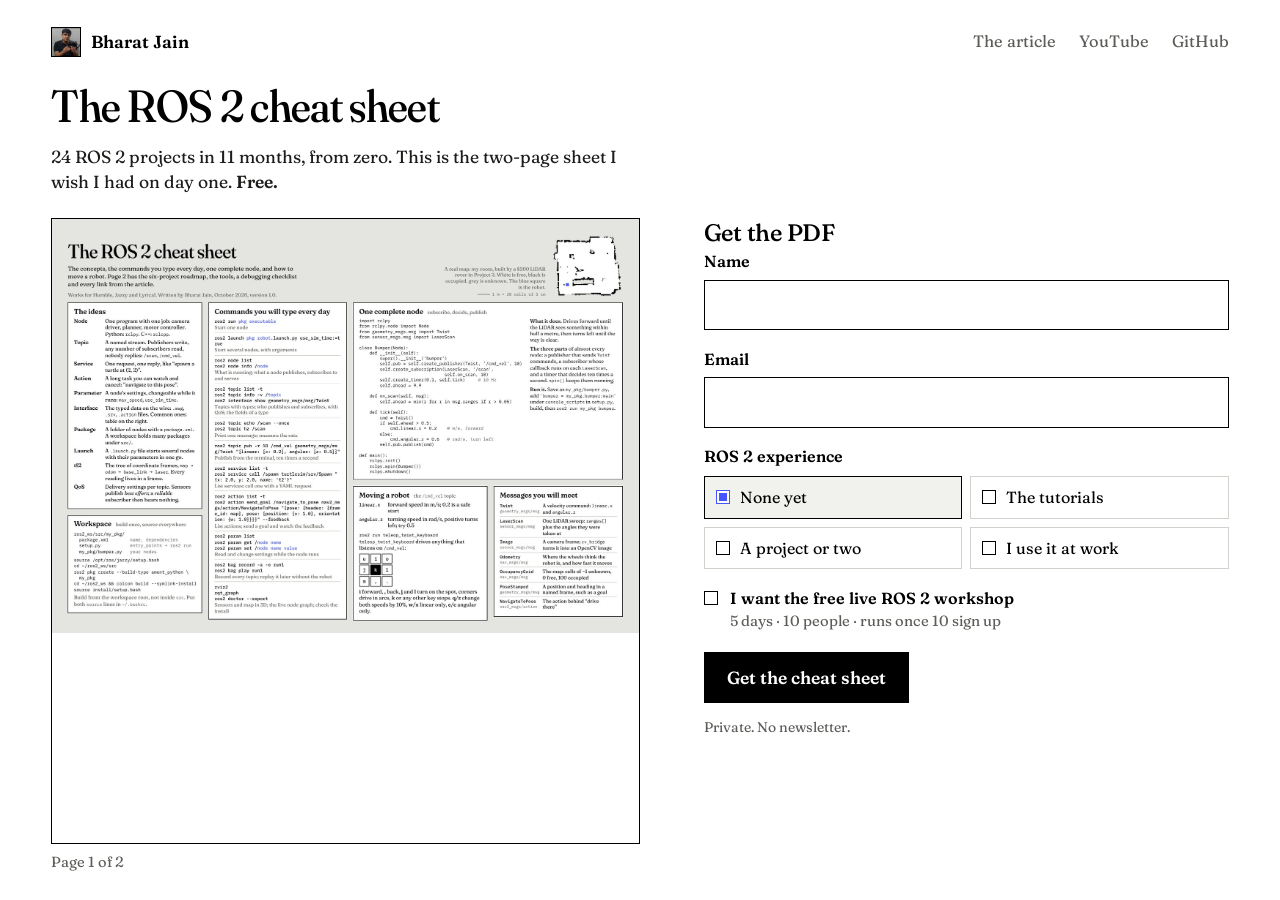
<file: index.html>
<!doctype html>
<html lang="en">
<head>
<meta charset="utf-8">
<meta name="viewport" content="width=device-width, initial-scale=1">
<title>The ROS 2 cheat sheet</title>
<meta name="description" content="A two-page, printable ROS 2 cheat sheet by Bharat Jain: the ideas, the everyday commands, one complete node, how to move a robot, the six-project roadmap and every link from the article. Free. Leave your name and email, download it straight away, and tick a box if you want to hear about the free live workshop.">
<meta property="og:title" content="The ROS 2 cheat sheet">
<meta property="og:description" content="Two printable pages with everything you need to start building robots with ROS 2. Free, by Bharat Jain.">
<meta property="og:image" content="https://ros2-projects-landing.vercel.app/assets/cheatsheet-p1.jpg">
<meta property="og:type" content="website">
<meta name="twitter:card" content="summary_large_image">
<meta name="theme-color" content="#ffffff">
<link rel="icon" href="data:image/svg+xml,%3Csvg xmlns='http://www.w3.org/2000/svg' viewBox='0 0 16 16'%3E%3Crect width='16' height='16' fill='%234556ff'/%3E%3C/svg%3E">
<link rel="preload" href="fonts/Fraunces.woff" as="font" type="font/woff" crossorigin>
<link rel="stylesheet" href="styles.css">
</head>
<body>

<main class="screen">
  <header class="top">
    <a class="who" href="https://x.com/BharatJain8873" data-link="x">
      <img src="assets/bharat.jpg" alt="" width="32" height="32">
      <span>Bharat Jain</span>
    </a>
    <nav aria-label="Links">
      <a href="https://x.com/BharatJain8873" data-link="article">The article</a>
      <a href="https://www.youtube.com/" data-link="youtube">YouTube</a>
      <a href="https://github.com/itsbharatj" data-link="github">GitHub</a>
    </nav>
  </header>

  <section class="say">
    <h1>The ROS 2 cheat sheet</h1>
    <p class="lead">24 ROS&nbsp;2 projects in 11 months, from zero. This is the two-page sheet I wish I had on day one. <b>Free.</b></p>

    <figure class="sheet">
      <a href="assets/cheatsheet-p1.jpg" target="_blank" rel="noopener" title="Open page 1 at full size">
        <img src="assets/cheatsheet-p1.jpg" alt="Page one of the cheat sheet: the ideas, the everyday commands, one complete node, moving a robot, and the messages you will meet." width="1600" height="1131">
      </a>
      <figcaption>Page 1 of 2</figcaption>
    </figure>
  </section>

  <section class="ask" aria-live="polite">
    <form id="signup" novalidate>
      <h2>Get the PDF</h2>

      <label class="field">
        <span class="label">Name</span>
        <input name="name" type="text" autocomplete="name" required maxlength="80">
      </label>

      <label class="field">
        <span class="label">Email</span>
        <input name="email" type="email" autocomplete="email" inputmode="email" required maxlength="254">
      </label>

      <fieldset class="field">
        <legend class="label">ROS&nbsp;2 experience</legend>
        <div class="choices">
          <label><input type="radio" name="experience" value="new" checked><span>None yet</span></label>
          <label><input type="radio" name="experience" value="tutorials"><span>The tutorials</span></label>
          <label><input type="radio" name="experience" value="project"><span>A project or two</span></label>
          <label><input type="radio" name="experience" value="work"><span>I use it at work</span></label>
        </div>
      </fieldset>

      <label class="check">
        <input type="checkbox" name="workshop" value="yes">
        <span><b>I want the free live ROS&nbsp;2 workshop</b><small class="sub">5 days · 10 people · runs once 10 sign up</small></span>
      </label>

      <!-- bots fill this in; people never see it -->
      <div class="hp" aria-hidden="true"><label>Website <input name="website" type="text" tabindex="-1" autocomplete="off"></label></div>

      <p class="error" id="form-error" role="alert" hidden></p>
      <button type="submit" id="submit">Get the cheat sheet</button>
      <p class="fine">Private. No newsletter.</p>
    </form>

    <div id="done" class="done" hidden tabindex="-1">
      <h2 id="done-title">Thanks. Here is your sheet.</h2>
      <p id="done-note"></p>
      <a id="download" class="button" href="assets/ros2-cheatsheet.pdf" download="ros2-cheatsheet.pdf">Download the PDF</a>
      <p class="fine" id="done-fine"></p>
    </div>
  </section>
</main>

<script src="config.js"></script>
<script src="app.js"></script>
</body>
</html>
</file>
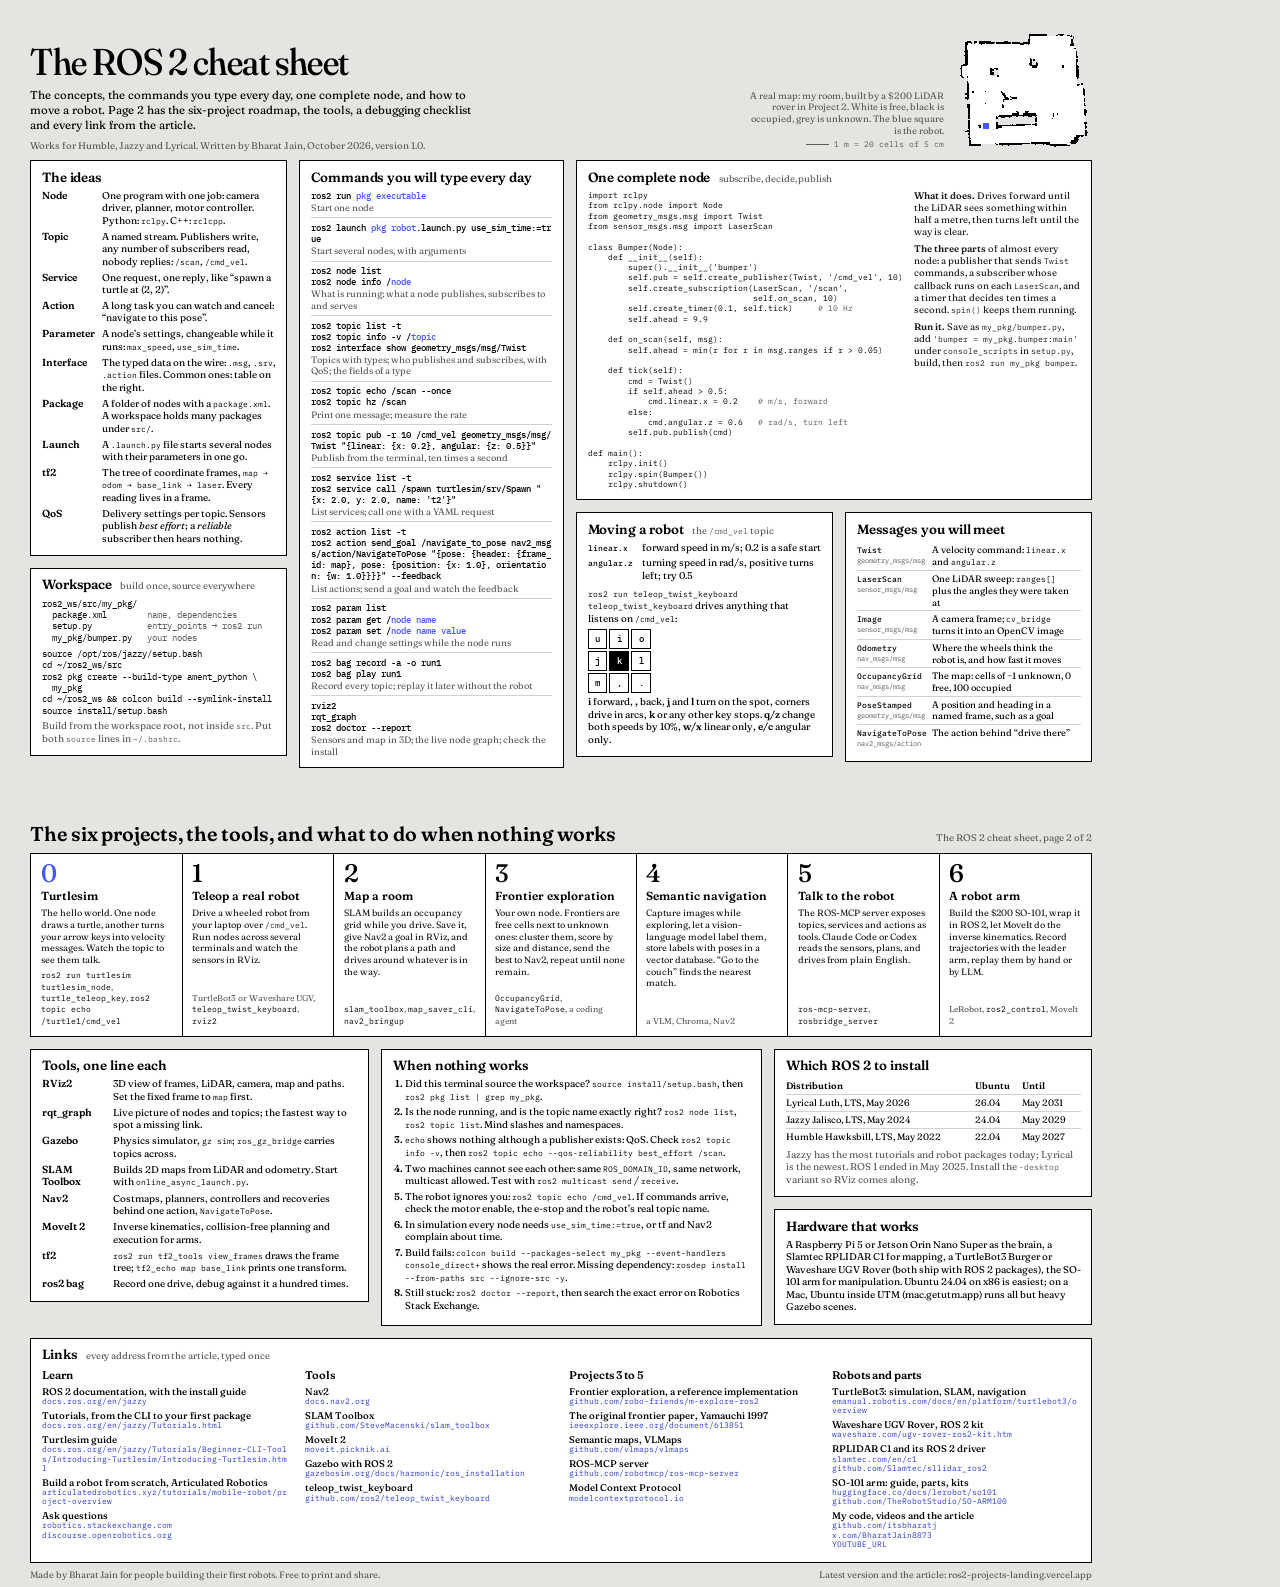
<file: cheatsheet/cheatsheet.html>
<!doctype html>
<html lang="en">
<head>
<meta charset="utf-8">
<title>The ROS 2 cheat sheet</title>
<style>
@font-face{font-family:"Fraunces";src:url(../fonts/Fraunces.ttf) format("truetype");font-weight:100 900;font-style:normal;font-display:block}
@font-face{font-family:"Fraunces";src:url(../fonts/Fraunces-Italic.ttf) format("truetype");font-weight:100 900;font-style:italic;font-display:block}
@font-face{font-family:"Plex Mono";src:url(../fonts/IBMPlexMono-Regular.ttf) format("truetype");font-weight:400}
@font-face{font-family:"Plex Mono";src:url(../fonts/IBMPlexMono-Medium.ttf) format("truetype");font-weight:500}
@font-face{font-family:"Plex Mono";src:url(../fonts/IBMPlexMono-SemiBold.ttf) format("truetype");font-weight:600}

:root{
  --field:#e4e4e1;   /* unknown space */
  --paper:#ffffff;   /* free space */
  --ink:#000000;     /* occupied */
  --mute:#5c5c58;
  --rule:#d2d2cd;
  --blue:#4556ff;    /* turtlesim's background colour, RGB 69 86 255 */
  --blue-deep:#2d3bd1;
}
@page{size:A4 landscape;margin:0}
*{box-sizing:border-box;margin:0;padding:0;min-width:0}
html,body{background:var(--field)}
body{font-family:"Fraunces",Georgia,serif;font-optical-sizing:auto;color:var(--ink);font-size:7.45pt;line-height:1.26;-webkit-font-smoothing:antialiased;font-feature-settings:"lnum" 1}
.page{width:297mm;height:210mm;padding:8mm 8mm 6mm;position:relative;overflow:hidden;break-after:page;background:var(--field);display:flex;flex-direction:column}
.page:last-child{break-after:auto}
code,.mono,pre{font-family:"Plex Mono",ui-monospace,Menlo,monospace;font-size:6.3pt;line-height:1.33;font-weight:400}
pre{white-space:pre;overflow:hidden}
b,strong{font-weight:600}
em{font-style:italic}
.ph{color:var(--blue)}          /* a placeholder you replace */
.c{color:var(--mute)}           /* comment / aside */
a{color:var(--blue);text-decoration:none}

/* ---- masthead: the one bold element is a real map ---- */
.mast{display:grid;grid-template-columns:1fr auto;column-gap:8mm;align-items:end;height:32mm;margin-bottom:2.4mm}
h1{font-size:28pt;line-height:.96;font-weight:500;letter-spacing:-.012em;font-variation-settings:"opsz" 144}
.mast .intro{font-size:8.6pt;line-height:1.3;margin-top:2.2mm;font-variation-settings:"opsz" 11;max-width:118mm}
.mast .meta{margin-top:1.6mm;font-size:7.3pt;color:var(--mute)}
.mapbox{display:flex;align-items:flex-end;justify-content:flex-end;column-gap:3.2mm;height:32mm}
.mapbox img{display:block;height:32mm;width:auto;image-rendering:pixelated;image-rendering:crisp-edges}
.mapbox .cap{font-size:7pt;line-height:1.25;color:var(--mute);text-align:right;max-width:52mm;padding-bottom:.3mm}
.mapbox .cap .scale{display:block;margin-top:1.1mm;font-family:"Plex Mono";font-size:5.8pt}
.mapbox .cap .bar{display:inline-block;width:6.2mm;height:0;border-top:.5pt solid var(--mute);vertical-align:middle;margin-right:1.2mm;position:relative;top:-.15mm}

/* ---- panels: white rooms on the grey field, walls 0.5pt ---- */
.cols{display:grid;grid-template-columns:68mm 70mm 1fr;column-gap:3.2mm;align-items:start;flex:1 1 auto}
.col{display:flex;flex-direction:column;row-gap:3.2mm}
.panel{background:var(--paper);border:.5pt solid var(--ink);padding:2.2mm 2.8mm 2.6mm}
.panel h2{font-size:10pt;line-height:1.1;font-weight:600;letter-spacing:-.005em;margin-bottom:1.5mm;font-variation-settings:"opsz" 14}
.panel h2 small{font-weight:400;color:var(--mute);font-size:7.2pt;margin-left:1.4mm}
.panel p{margin-bottom:1mm}
.panel p:last-child{margin-bottom:0}

.defs{display:grid;grid-template-columns:14mm 1fr;column-gap:1.8mm;row-gap:.95mm}
.defs dt{font-weight:600;font-size:7.7pt;line-height:1.25}
.defs dd{line-height:1.25}
.defs code{font-size:6.3pt}

/* command list */
.cmd .r{padding:.95mm 0 1.05mm;border-bottom:.4pt solid var(--rule)}
.cmd .r:first-child{padding-top:0}
.cmd .r:last-child{border-bottom:0;padding-bottom:0}
.cmd code{display:block;font-weight:500;font-size:6.4pt;line-height:1.3;word-break:break-all}
.cmd .d{display:block;font-size:7pt;line-height:1.22;color:var(--mute);margin-top:.3mm}

/* the node */
.node{display:grid;grid-template-columns:1fr 44mm;column-gap:3.5mm}
pre.code{font-size:6.2pt;line-height:1.25}
pre.code .k{color:var(--mute)}
.notes p{font-size:7.2pt;line-height:1.27;margin-bottom:1.2mm;color:#1c1c1a}
pre.tree{font-size:6.4pt;line-height:1.34}

/* twin panels under the node */
.twin{display:grid;grid-template-columns:1.04fr 1fr;column-gap:3.2mm;align-items:start}
.keys{display:grid;grid-template-columns:repeat(3,5.2mm);gap:.6mm;margin:1mm 0 1mm}
.keys b{display:block;height:5.2mm;border:.5pt solid var(--ink);text-align:center;line-height:5mm;font-family:"Plex Mono";font-weight:500;font-size:7pt;background:var(--paper)}
.keys b.k{background:var(--ink);color:#fff}
.kv{display:grid;grid-template-columns:auto 1fr;column-gap:2.5mm;row-gap:.7mm;align-items:baseline}
.kv code{font-weight:500}
table{border-collapse:collapse;width:100%}
td,th{text-align:left;vertical-align:top;padding:.55mm 1.5mm .55mm 0;border-bottom:.4pt solid var(--rule);font-size:7pt;line-height:1.24}
th{font-weight:600}
tr:last-child td{border-bottom:0}
td code{font-size:6.2pt}
.msgs td:first-child{white-space:nowrap}
.msgs td:first-child code{font-weight:500}
.msgs td:first-child small{display:block;font-family:"Plex Mono";font-size:5.6pt;color:var(--mute);line-height:1.3}

/* ---- page 2 ---- */
.head2{display:flex;justify-content:space-between;align-items:baseline;margin-bottom:2.6mm}
.head2 h1{font-size:15pt;font-weight:600;letter-spacing:-.005em;font-variation-settings:"opsz" 36}
.head2 .right{font-size:7.3pt;color:var(--mute)}
.road{display:grid;grid-template-columns:repeat(7,1fr);border:.5pt solid var(--ink);background:var(--paper);margin-bottom:3.2mm}
.road .step{padding:2.2mm 2.5mm 2.3mm;border-right:.5pt solid var(--ink);display:flex;flex-direction:column}
.road .step:last-child{border-right:0}
.road .n{font-size:19pt;line-height:.9;font-weight:500;font-variation-settings:"opsz" 72;margin-bottom:1.3mm}
.road h3{font-size:8.8pt;line-height:1.12;font-weight:600;margin-bottom:1.1mm;font-variation-settings:"opsz" 11}
.road p{font-size:6.9pt;line-height:1.27;color:#1c1c1a}
.road .tools{margin-top:auto;padding-top:1.2mm;font-size:6.4pt;line-height:1.33;color:var(--mute)}
.road .tools code{font-size:6pt;color:var(--ink)}
.road .step.zero .n{color:var(--blue)}

.grid3{display:grid;grid-template-columns:.98fr 1.1fr .92fr;column-gap:3.2mm;align-items:start;margin-bottom:3.2mm}
ol.debug{padding-left:3.2mm}
ol.debug li{margin-bottom:.85mm;line-height:1.25}
ol.debug li::marker{font-weight:600}

.links{display:grid;grid-template-columns:1fr 1fr 1fr 1fr;column-gap:4mm}
.links h3{font-size:8.4pt;font-weight:600;margin:0 0 1mm}
.links ul{list-style:none}
.links li{margin-bottom:.9mm;line-height:1.18}
.links li b{font-weight:500;font-size:7.3pt;display:block}
.links li a{font-family:"Plex Mono";font-size:5.9pt;color:var(--blue-deep);word-break:break-all;display:block}
.foot{margin-top:auto;padding-top:1.6mm;display:flex;justify-content:space-between;font-size:7pt;color:var(--mute)}
.foot a{color:var(--mute)}
</style>
</head>
<body>

<!-- ============================ PAGE 1 ============================ -->
<section class="page">
  <header class="mast">
    <div>
      <h1>The ROS 2 cheat sheet</h1>
      <p class="intro">The concepts, the commands you type every day, one complete node, and how to move a robot. Page 2 has the six-project roadmap, the tools, a debugging checklist and every link from the article.</p>
      <div class="meta">Works for Humble, Jazzy and Lyrical. Written by Bharat Jain, October 2026, version 1.0.</div>
    </div>
    <div class="mapbox" aria-hidden="true">
      <div class="cap">A real map: my room, built by a $200 LiDAR rover in Project 2. White is free, black is occupied, grey is unknown. The blue square is the robot.<span class="scale"><span class="bar"></span>1 m = 20 cells of 5 cm</span></div>
      <img src="../assets/room-map.png" alt="">
    </div>
  </header>

  <div class="cols">
    <!-- column 1 -->
    <div class="col">
      <div class="panel">
        <h2>The ideas</h2>
        <dl class="defs">
          <dt>Node</dt><dd>One program with one job: camera driver, planner, motor controller. Python: <code>rclpy</code>. C++: <code>rclcpp</code>.</dd>
          <dt>Topic</dt><dd>A named stream. Publishers write, any number of subscribers read, nobody replies: <code>/scan</code>, <code>/cmd_vel</code>.</dd>
          <dt>Service</dt><dd>One request, one reply, like “spawn a turtle at (2,&nbsp;2)”.</dd>
          <dt>Action</dt><dd>A long task you can watch and cancel: “navigate to this pose”.</dd>
          <dt>Parameter</dt><dd>A node’s settings, changeable while it runs: <code>max_speed</code>, <code>use_sim_time</code>.</dd>
          <dt>Interface</dt><dd>The typed data on the wire: <code>.msg</code>, <code>.srv</code>, <code>.action</code> files. Common ones: table on the right.</dd>
          <dt>Package</dt><dd>A folder of nodes with a <code>package.xml</code>. A workspace holds many packages under <code>src/</code>.</dd>
          <dt>Launch</dt><dd>A <code>.launch.py</code> file starts several nodes with their parameters in one go.</dd>
          <dt>tf2</dt><dd>The tree of coordinate frames, <code>map → odom → base_link → laser</code>. Every reading lives in a frame.</dd>
          <dt>QoS</dt><dd>Delivery settings per topic. Sensors publish <em>best effort</em>; a <em>reliable</em> subscriber then hears nothing.</dd>
        </dl>
      </div>

      <div class="panel">
        <h2>Workspace <small>build once, source everywhere</small></h2>
<pre class="tree">ros2_ws/src/my_pkg/
  package.xml        <span class="c">name, dependencies</span>
  setup.py           <span class="c">entry_points → ros2 run</span>
  my_pkg/bumper.py   <span class="c">your nodes</span></pre>
<pre class="tree" style="margin-top:1.2mm">source /opt/ros/jazzy/setup.bash
cd ~/ros2_ws/src
ros2 pkg create --build-type ament_python \
  my_pkg
cd ~/ros2_ws &amp;&amp; colcon build --symlink-install
source install/setup.bash</pre>
        <p class="c" style="margin-top:1mm">Build from the workspace root, not inside <code>src</code>. Put both <code>source</code> lines in <code>~/.bashrc</code>.</p>
      </div>
    </div>

    <!-- column 2: commands -->
    <div class="col">
      <div class="panel">
        <h2>Commands you will type every day</h2>
        <div class="cmd">
          <div class="r"><code>ros2 run <span class="ph">pkg</span> <span class="ph">executable</span></code><span class="d">Start one node</span></div>
          <div class="r"><code>ros2 launch <span class="ph">pkg</span> <span class="ph">robot</span>.launch.py use_sim_time:=true</code><span class="d">Start several nodes, with arguments</span></div>
          <div class="r"><code>ros2 node list<br>ros2 node info /<span class="ph">node</span></code><span class="d">What is running; what a node publishes, subscribes to and serves</span></div>
          <div class="r"><code>ros2 topic list -t<br>ros2 topic info -v /<span class="ph">topic</span><br>ros2 interface show geometry_msgs/msg/Twist</code><span class="d">Topics with types; who publishes and subscribes, with QoS; the fields of a type</span></div>
          <div class="r"><code>ros2 topic echo /scan --once<br>ros2 topic hz /scan</code><span class="d">Print one message; measure the rate</span></div>
          <div class="r"><code>ros2 topic pub -r 10 /cmd_vel geometry_msgs/msg/Twist "{linear: {x: 0.2}, angular: {z: 0.5}}"</code><span class="d">Publish from the terminal, ten times a second</span></div>
          <div class="r"><code>ros2 service list -t<br>ros2 service call /spawn turtlesim/srv/Spawn "{x: 2.0, y: 2.0, name: 't2'}"</code><span class="d">List services; call one with a YAML request</span></div>
          <div class="r"><code>ros2 action list -t<br>ros2 action send_goal /navigate_to_pose nav2_msgs/action/NavigateToPose "{pose: {header: {frame_id: map}, pose: {position: {x: 1.0}, orientation: {w: 1.0}}}}" --feedback</code><span class="d">List actions; send a goal and watch the feedback</span></div>
          <div class="r"><code>ros2 param list<br>ros2 param get /<span class="ph">node</span> <span class="ph">name</span><br>ros2 param set /<span class="ph">node</span> <span class="ph">name</span> <span class="ph">value</span></code><span class="d">Read and change settings while the node runs</span></div>
          <div class="r"><code>ros2 bag record -a -o run1<br>ros2 bag play run1</code><span class="d">Record every topic; replay it later without the robot</span></div>
          <div class="r"><code>rviz2<br>rqt_graph<br>ros2 doctor --report</code><span class="d">Sensors and map in 3D; the live node graph; check the install</span></div>
        </div>
      </div>
    </div>

    <!-- column 3: a node, then moving a robot + messages -->
    <div class="col">
      <div class="panel">
        <h2>One complete node <small>subscribe, decide, publish</small></h2>
        <div class="node">
<pre class="code">import rclpy
from rclpy.node import Node
from geometry_msgs.msg import Twist
from sensor_msgs.msg import LaserScan

class Bumper(Node):
    def __init__(self):
        super().__init__('bumper')
        self.pub = self.create_publisher(Twist, '/cmd_vel', 10)
        self.create_subscription(LaserScan, '/scan',
                                 self.on_scan, 10)
        self.create_timer(0.1, self.tick)     <span class="k"># 10 Hz</span>
        self.ahead = 9.9

    def on_scan(self, msg):
        self.ahead = min(r for r in msg.ranges if r &gt; 0.05)

    def tick(self):
        cmd = Twist()
        if self.ahead &gt; 0.5:
            cmd.linear.x = 0.2    <span class="k"># m/s, forward</span>
        else:
            cmd.angular.z = 0.6   <span class="k"># rad/s, turn left</span>
        self.pub.publish(cmd)

def main():
    rclpy.init()
    rclpy.spin(Bumper())
    rclpy.shutdown()</pre>
          <div class="notes">
            <p><b>What it does.</b> Drives forward until the LiDAR sees something within half a metre, then turns left until the way is clear.</p>
            <p><b>The three parts</b> of almost every node: a publisher that sends <code>Twist</code> commands, a subscriber whose callback runs on each <code>LaserScan</code>, and a timer that decides ten times a second. <code>spin()</code> keeps them running.</p>
            <p><b>Run it.</b> Save as <code>my_pkg/bumper.py</code>, add <code>'bumper = my_pkg.bumper:main'</code> under <code>console_scripts</code> in <code>setup.py</code>, build, then <code>ros2 run my_pkg bumper</code>.</p>
          </div>
        </div>
      </div>

      <div class="twin">
        <div class="panel">
          <h2>Moving a robot <small>the <code>/cmd_vel</code> topic</small></h2>
          <div class="kv">
            <code>linear.x</code><span>forward speed in m/s; 0.2 is a safe start</span>
            <code>angular.z</code><span>turning speed in rad/s, positive turns left; try 0.5</span>
          </div>
          <p style="margin-top:1.5mm"><code>ros2 run teleop_twist_keyboard teleop_twist_keyboard</code> drives anything that listens on <code>/cmd_vel</code>:</p>
          <div class="keys"><b>u</b><b>i</b><b>o</b><b>j</b><b class="k">k</b><b>l</b><b>m</b><b>,</b><b>.</b></div>
          <p><b>i</b> forward, <b>,</b> back, <b>j</b> and <b>l</b> turn on the spot, corners drive in arcs, <b>k</b> or any other key stops. <b>q/z</b> change both speeds by 10%, <b>w/x</b> linear only, <b>e/c</b> angular only.</p>
        </div>
        <div class="panel">
          <h2>Messages you will meet</h2>
          <table class="msgs">
            <tr><td><code>Twist</code><small>geometry_msgs/msg</small></td><td>A velocity command: <code>linear.x</code> and <code>angular.z</code></td></tr>
            <tr><td><code>LaserScan</code><small>sensor_msgs/msg</small></td><td>One LiDAR sweep: <code>ranges[]</code> plus the angles they were taken at</td></tr>
            <tr><td><code>Image</code><small>sensor_msgs/msg</small></td><td>A camera frame; <code>cv_bridge</code> turns it into an OpenCV image</td></tr>
            <tr><td><code>Odometry</code><small>nav_msgs/msg</small></td><td>Where the wheels think the robot is, and how fast it moves</td></tr>
            <tr><td><code>OccupancyGrid</code><small>nav_msgs/msg</small></td><td>The map: cells of −1 unknown, 0 free, 100 occupied</td></tr>
            <tr><td><code>PoseStamped</code><small>geometry_msgs/msg</small></td><td>A position and heading in a named frame, such as a goal</td></tr>
            <tr><td><code>NavigateToPose</code><small>nav2_msgs/action</small></td><td>The action behind “drive there”</td></tr>
          </table>
        </div>
      </div>
    </div>
  </div>
</section>

<!-- ============================ PAGE 2 ============================ -->
<section class="page">
  <div class="head2">
    <h1>The six projects, the tools, and what to do when nothing works</h1>
    <div class="right">The ROS 2 cheat sheet, page 2 of 2</div>
  </div>

  <div class="road">
    <div class="step zero"><div class="n">0</div><h3>Turtlesim</h3><p>The hello world. One node draws a turtle, another turns your arrow keys into velocity messages. Watch the topic to see them talk.</p><div class="tools"><code>ros2 run turtlesim turtlesim_node</code>, <code>turtle_teleop_key</code>, <code>ros2 topic echo /turtle1/cmd_vel</code></div></div>
    <div class="step"><div class="n">1</div><h3>Teleop a real robot</h3><p>Drive a wheeled robot from your laptop over <code>/cmd_vel</code>. Run nodes across several terminals and watch the sensors in RViz.</p><div class="tools">TurtleBot3 or Waveshare UGV, <code>teleop_twist_keyboard</code>, <code>rviz2</code></div></div>
    <div class="step"><div class="n">2</div><h3>Map a room</h3><p>SLAM builds an occupancy grid while you drive. Save it, give Nav2 a goal in RViz, and the robot plans a path and drives around whatever is in the way.</p><div class="tools"><code>slam_toolbox</code>, <code>map_saver_cli</code>, <code>nav2_bringup</code></div></div>
    <div class="step"><div class="n">3</div><h3>Frontier exploration</h3><p>Your own node. Frontiers are free cells next to unknown ones: cluster them, score by size and distance, send the best to Nav2, repeat until none remain.</p><div class="tools"><code>OccupancyGrid</code>, <code>NavigateToPose</code>, a coding agent</div></div>
    <div class="step"><div class="n">4</div><h3>Semantic navigation</h3><p>Capture images while exploring, let a vision-language model label them, store labels with poses in a vector database. “Go to the couch” finds the nearest match.</p><div class="tools">a VLM, Chroma, Nav2</div></div>
    <div class="step"><div class="n">5</div><h3>Talk to the robot</h3><p>The ROS-MCP server exposes topics, services and actions as tools. Claude Code or Codex reads the sensors, plans, and drives from plain English.</p><div class="tools"><code>ros-mcp-server</code>, <code>rosbridge_server</code></div></div>
    <div class="step"><div class="n">6</div><h3>A robot arm</h3><p>Build the $200 SO-101, wrap it in ROS 2, let MoveIt do the inverse kinematics. Record trajectories with the leader arm, replay them by hand or by LLM.</p><div class="tools">LeRobot, <code>ros2_control</code>, MoveIt 2</div></div>
  </div>

  <div class="grid3">
    <div class="panel">
      <h2>Tools, one line each</h2>
      <dl class="defs" style="grid-template-columns:17mm 1fr">
        <dt>RViz2</dt><dd>3D view of frames, LiDAR, camera, map and paths. Set the fixed frame to <code>map</code> first.</dd>
        <dt>rqt_graph</dt><dd>Live picture of nodes and topics; the fastest way to spot a missing link.</dd>
        <dt>Gazebo</dt><dd>Physics simulator, <code>gz sim</code>; <code>ros_gz_bridge</code> carries topics across.</dd>
        <dt>SLAM Toolbox</dt><dd>Builds 2D maps from LiDAR and odometry. Start with <code>online_async_launch.py</code>.</dd>
        <dt>Nav2</dt><dd>Costmaps, planners, controllers and recoveries behind one action, <code>NavigateToPose</code>.</dd>
        <dt>MoveIt 2</dt><dd>Inverse kinematics, collision-free planning and execution for arms.</dd>
        <dt>tf2</dt><dd><code>ros2 run tf2_tools view_frames</code> draws the frame tree; <code>tf2_echo map base_link</code> prints one transform.</dd>
        <dt>ros2 bag</dt><dd>Record one drive, debug against it a hundred times.</dd>
      </dl>
    </div>

    <div class="panel">
      <h2>When nothing works</h2>
      <ol class="debug">
        <li>Did this terminal source the workspace? <code>source install/setup.bash</code>, then <code>ros2 pkg list | grep my_pkg</code>.</li>
        <li>Is the node running, and is the topic name exactly right? <code>ros2 node list</code>, <code>ros2 topic list</code>. Mind slashes and namespaces.</li>
        <li><code>echo</code> shows nothing although a publisher exists: QoS. Check <code>ros2 topic info -v</code>, then <code>ros2 topic echo --qos-reliability best_effort /scan</code>.</li>
        <li>Two machines cannot see each other: same <code>ROS_DOMAIN_ID</code>, same network, multicast allowed. Test with <code>ros2 multicast send</code> / <code>receive</code>.</li>
        <li>The robot ignores you: <code>ros2 topic echo /cmd_vel</code>. If commands arrive, check the motor enable, the e-stop and the robot’s real topic name.</li>
        <li>In simulation every node needs <code>use_sim_time:=true</code>, or tf and Nav2 complain about time.</li>
        <li>Build fails: <code>colcon build --packages-select my_pkg --event-handlers console_direct+</code> shows the real error. Missing dependency: <code>rosdep install --from-paths src --ignore-src -y</code>.</li>
        <li>Still stuck: <code>ros2 doctor --report</code>, then search the exact error on Robotics Stack Exchange.</li>
      </ol>
    </div>

    <div class="col">
      <div class="panel">
        <h2>Which ROS 2 to install</h2>
        <table>
          <tr><th>Distribution</th><th>Ubuntu</th><th>Until</th></tr>
          <tr><td>Lyrical Luth, LTS, May 2026</td><td>26.04</td><td>May 2031</td></tr>
          <tr><td>Jazzy Jalisco, LTS, May 2024</td><td>24.04</td><td>May 2029</td></tr>
          <tr><td>Humble Hawksbill, LTS, May 2022</td><td>22.04</td><td>May 2027</td></tr>
        </table>
        <p class="c" style="margin-top:1.2mm">Jazzy has the most tutorials and robot packages today; Lyrical is the newest. ROS 1 ended in May 2025. Install the <code>-desktop</code> variant so RViz comes along.</p>
      </div>
      <div class="panel">
        <h2>Hardware that works</h2>
        <p>A Raspberry Pi 5 or Jetson Orin Nano Super as the brain, a Slamtec RPLIDAR C1 for mapping, a TurtleBot3 Burger or Waveshare UGV Rover (both ship with ROS 2 packages), the SO-101 arm for manipulation. Ubuntu 24.04 on x86 is easiest; on a Mac, Ubuntu inside UTM (mac.getutm.app) runs all but heavy Gazebo scenes.</p>
      </div>
    </div>
  </div>

  <div class="panel">
    <h2>Links <small>every address from the article, typed once</small></h2>
    <div class="links">
      <div>
        <h3>Learn</h3>
        <ul>
          <li><b>ROS 2 documentation, with the install guide</b><a href="https://docs.ros.org/en/jazzy/">docs.ros.org/en/jazzy</a></li>
          <li><b>Tutorials, from the CLI to your first package</b><a href="https://docs.ros.org/en/jazzy/Tutorials.html">docs.ros.org/en/jazzy/Tutorials.html</a></li>
          <li><b>Turtlesim guide</b><a href="https://docs.ros.org/en/jazzy/Tutorials/Beginner-CLI-Tools/Introducing-Turtlesim/Introducing-Turtlesim.html">docs.ros.org/en/jazzy/Tutorials/Beginner-CLI-Tools/Introducing-Turtlesim/Introducing-Turtlesim.html</a></li>
          <li><b>Build a robot from scratch, Articulated Robotics</b><a href="https://articulatedrobotics.xyz/tutorials/mobile-robot/project-overview/">articulatedrobotics.xyz/tutorials/mobile-robot/project-overview</a></li>
          <li><b>Ask questions</b><a href="https://robotics.stackexchange.com/">robotics.stackexchange.com</a><a href="https://discourse.openrobotics.org/">discourse.openrobotics.org</a></li>
        </ul>
      </div>
      <div>
        <h3>Tools</h3>
        <ul>
          <li><b>Nav2</b><a href="https://docs.nav2.org/">docs.nav2.org</a></li>
          <li><b>SLAM Toolbox</b><a href="https://github.com/SteveMacenski/slam_toolbox">github.com/SteveMacenski/slam_toolbox</a></li>
          <li><b>MoveIt 2</b><a href="https://moveit.picknik.ai/main/index.html">moveit.picknik.ai</a></li>
          <li><b>Gazebo with ROS 2</b><a href="https://gazebosim.org/docs/harmonic/ros_installation/">gazebosim.org/docs/harmonic/ros_installation</a></li>
          <li><b>teleop_twist_keyboard</b><a href="https://github.com/ros2/teleop_twist_keyboard">github.com/ros2/teleop_twist_keyboard</a></li>
        </ul>
      </div>
      <div>
        <h3>Projects 3 to 5</h3>
        <ul>
          <li><b>Frontier exploration, a reference implementation</b><a href="https://github.com/robo-friends/m-explore-ros2">github.com/robo-friends/m-explore-ros2</a></li>
          <li><b>The original frontier paper, Yamauchi 1997</b><a href="https://ieeexplore.ieee.org/document/613851">ieeexplore.ieee.org/document/613851</a></li>
          <li><b>Semantic maps, VLMaps</b><a href="https://github.com/vlmaps/vlmaps">github.com/vlmaps/vlmaps</a></li>
          <li><b>ROS-MCP server</b><a href="https://github.com/robotmcp/ros-mcp-server">github.com/robotmcp/ros-mcp-server</a></li>
          <li><b>Model Context Protocol</b><a href="https://modelcontextprotocol.io/">modelcontextprotocol.io</a></li>
        </ul>
      </div>
      <div>
        <h3>Robots and parts</h3>
        <ul>
          <li><b>TurtleBot3: simulation, SLAM, navigation</b><a href="https://emanual.robotis.com/docs/en/platform/turtlebot3/overview/">emanual.robotis.com/docs/en/platform/turtlebot3/overview</a></li>
          <li><b>Waveshare UGV Rover, ROS 2 kit</b><a href="https://www.waveshare.com/ugv-rover-ros2-kit.htm">waveshare.com/ugv-rover-ros2-kit.htm</a></li>
          <li><b>RPLIDAR C1 and its ROS 2 driver</b><a href="https://www.slamtec.com/en/c1">slamtec.com/en/c1</a><a href="https://github.com/Slamtec/sllidar_ros2">github.com/Slamtec/sllidar_ros2</a></li>
          <li><b>SO-101 arm: guide, parts, kits</b><a href="https://huggingface.co/docs/lerobot/so101">huggingface.co/docs/lerobot/so101</a><a href="https://github.com/TheRobotStudio/SO-ARM100">github.com/TheRobotStudio/SO-ARM100</a></li>
          <li><b>My code, videos and the article</b><a href="https://github.com/itsbharatj">github.com/itsbharatj</a><a href="https://x.com/BharatJain8873">x.com/BharatJain8873</a><a href="YOUTUBE_URL">YOUTUBE_URL</a></li>
        </ul>
      </div>
    </div>
  </div>

  <div class="foot">
    <span>Made by Bharat Jain for people building their first robots. Free to print and share.</span>
    <span>Latest version and the article: <a href="https://ros2-projects-landing.vercel.app/">ros2-projects-landing.vercel.app</a></span>
  </div>
</section>
</body>
</html>
</file>
<file: styles.css>
/* The ROS 2 cheat sheet, landing page.
   One white screen, one form. Type: Fraunces (the sheet adds IBM Plex Mono). One accent: turtlesim blue.
   Colours and sizes live in :root. The desktop layout is fixed to the viewport (no scrolling);
   phones and short windows fall back to a normal scrolling column, see the media queries at the end. */

@font-face{font-family:"Fraunces";src:url(fonts/Fraunces.woff) format("woff");font-weight:100 900;font-style:normal;font-display:swap}

:root{
  --paper:#ffffff;
  --ink:#000000;
  --mute:#5c5c58;
  --rule:#d2d2cd;
  --soft:#f1f1ee;
  --blue:#4556ff;
  --blue-deep:#2d3bd1;
  --red:#b3261e;
  --gutter:clamp(24px, 4vw, 72px);
  --vpad:clamp(18px, 3vh, 36px);
}
*{box-sizing:border-box;margin:0;padding:0}
html,body{height:100%}
html{background:var(--paper);-webkit-text-size-adjust:100%}
body{font-family:"Fraunces",Georgia,"Times New Roman",serif;font-optical-sizing:auto;color:var(--ink);background:var(--paper);font-size:clamp(15px, 0.95vw + 0.6vh, 17.5px);line-height:1.45;-webkit-font-smoothing:antialiased;font-feature-settings:"lnum" 1;overflow:hidden}
a{color:inherit;text-decoration:underline;text-decoration-thickness:1px;text-underline-offset:.15em}
a:hover{color:var(--blue-deep)}
:focus-visible{outline:2px solid var(--blue);outline-offset:3px}
img{display:block;max-width:100%;height:auto}
b{font-weight:600}
small{font-weight:400;color:var(--mute)}

/* ---- the screen: header row, then two columns that share the rest ---- */
.screen{height:100dvh;display:grid;grid-template-columns:minmax(0,1.12fr) minmax(0,1fr);grid-template-rows:auto minmax(0,1fr);column-gap:clamp(32px, 5vw, 96px);row-gap:clamp(16px, 3vh, 40px);padding:var(--vpad) var(--gutter)}

.top{grid-column:1 / -1;display:flex;justify-content:space-between;align-items:center;gap:24px}
.who{display:inline-flex;align-items:center;gap:10px;text-decoration:none;font-weight:600;font-size:1em}
.who img{width:30px;height:30px;object-fit:cover;border:1px solid var(--ink)}
.who:hover{color:inherit}
.who:hover span{text-decoration:underline}
.top nav{display:flex;gap:clamp(14px, 1.8vw, 26px)}
.top nav a{font-size:.94em;text-decoration:none;color:var(--mute)}
.top nav a:hover{color:var(--ink);text-decoration:underline}

/* ---- left: what it is, what it is not, the sheet ---- */
.say{display:flex;flex-direction:column;min-height:0}
h1{font-size:clamp(34px, 2.4vw + 1.6vh, 56px);font-weight:500;letter-spacing:-.015em;line-height:1;font-variation-settings:"opsz" 144;margin-bottom:clamp(10px, 1.6vh, 18px)}
.lead{max-width:36em;color:#1c1c1a}
.honest{display:grid;grid-template-columns:1fr 1fr;gap:clamp(12px, 2vh, 20px) clamp(16px, 2vw, 28px);margin-top:clamp(12px, 2.2vh, 24px);padding-top:clamp(10px, 1.8vh, 18px);border-top:1px solid var(--ink)}
.honest dt{font-weight:600;margin-bottom:.25em}
.honest dd{font-size:.92em;line-height:1.42;color:#1c1c1a}
.sheet{flex:1 1 auto;min-height:0;display:flex;flex-direction:column;margin-top:clamp(14px, 2.6vh, 28px)}
.sheet a{flex:1 1 auto;min-height:0;display:block;text-decoration:none}
.sheet img{height:100%;width:auto;max-width:100%;object-fit:contain;object-position:left top;border:1px solid var(--ink)}
.sheet a:hover img{border-color:var(--blue)}
.sheet figcaption{margin-top:8px;font-size:.84em;color:var(--mute)}

/* ---- right: the form ---- */
.ask{display:flex;flex-direction:column;justify-content:center;min-height:0}
.ask h2{font-size:clamp(22px, 1.3vw + 0.8vh, 28px);font-weight:500;letter-spacing:-.01em;line-height:1.1;margin-bottom:4px}
.hint{color:var(--mute);font-size:.92em;margin-bottom:clamp(14px, 2.4vh, 24px)}
.field{display:block;border:0;margin-bottom:clamp(10px, 1.9vh, 18px)}
.label{display:block;font-weight:600;font-size:.92em;margin-bottom:6px}
.label small{font-size:.9em;margin-left:4px}
legend.label{margin-bottom:8px}
input[type=text],input[type=email]{width:100%;font:inherit;font-size:1em;padding:clamp(8px, 1.3vh, 12px) 12px;border:1px solid var(--ink);border-radius:0;background:#fff;color:var(--ink);appearance:none}
input[type=text]:focus,input[type=email]:focus{outline:2px solid var(--blue);outline-offset:0;border-color:var(--blue)}
input[aria-invalid=true]{border-color:var(--red);outline-color:var(--red)}

.choices{display:grid;grid-template-columns:1fr 1fr;gap:8px}
.choices label{display:flex;gap:10px;align-items:center;padding:clamp(7px, 1.1vh, 10px) 11px;border:1px solid var(--rule);cursor:pointer;font-size:.92em;line-height:1.3;background:#fff}
.choices label:hover{border-color:var(--ink)}
.choices label:has(input:checked){border-color:var(--ink);background:var(--soft)}
.choices input,.check input{appearance:none;width:14px;height:14px;flex:0 0 14px;border:1px solid var(--ink);background:#fff;border-radius:0;cursor:pointer;margin:0}
.choices input:checked,.check input:checked{background:var(--blue);border-color:var(--blue);box-shadow:inset 0 0 0 2px #fff}
.choices input:focus-visible,.check input:focus-visible{outline:2px solid var(--blue);outline-offset:2px}
.check{display:flex;gap:12px;align-items:flex-start;margin:clamp(2px, .6vh, 6px) 0 clamp(12px, 2.2vh, 22px);cursor:pointer;font-size:.92em;line-height:1.4}
.check input{margin-top:4px}
.hp{position:absolute;left:-10000px;top:auto;width:1px;height:1px;overflow:hidden}

button,.button{display:inline-block;font:inherit;font-size:1em;font-weight:600;padding:clamp(11px, 1.6vh, 14px) 22px;background:var(--ink);color:#fff;border:1px solid var(--ink);border-radius:0;cursor:pointer;text-decoration:none;line-height:1.2}
button:hover,.button:hover{background:var(--blue);border-color:var(--blue);color:#fff}
button:disabled{background:#8a8a86;border-color:#8a8a86;cursor:progress}
.fine{color:var(--mute);font-size:.8em;line-height:1.45;margin-top:clamp(10px, 1.6vh, 14px);max-width:34em}
.fine a{color:inherit}
.error{color:var(--red);font-size:.92em;margin:-4px 0 12px}
.done h2{margin-bottom:8px}
.done p{margin-bottom:18px;max-width:34em}
.done:focus{outline:none}

/* ---- phones, narrow windows and short windows: a normal scrolling column ---- */
@media (max-width: 880px), (max-height: 600px){
  html,body{height:auto}
  body{overflow:auto;font-size:16px}
  .screen{height:auto;min-height:100dvh;display:block;padding:20px var(--gutter) 48px}
  .top{margin-bottom:28px}
  h1{font-size:clamp(34px, 9vw, 48px)}
  .honest{grid-template-columns:1fr}
  .sheet{margin:28px 0 36px;display:block}
  .sheet a{display:block}
  .sheet img{height:auto;width:100%}
  .ask{display:block;max-width:34rem}
}
@media (max-width: 520px){
  .top{flex-wrap:wrap;gap:12px 16px}
  .choices{grid-template-columns:1fr}
}
@media (prefers-reduced-motion: reduce){
  *{scroll-behavior:auto !important}
}
@media print{
  body{overflow:visible}
  .ask,.top nav{display:none}
}

.check .sub{display:block;margin-top:2px;font-size:.92em}
#done-note:empty{display:none}
</file>
